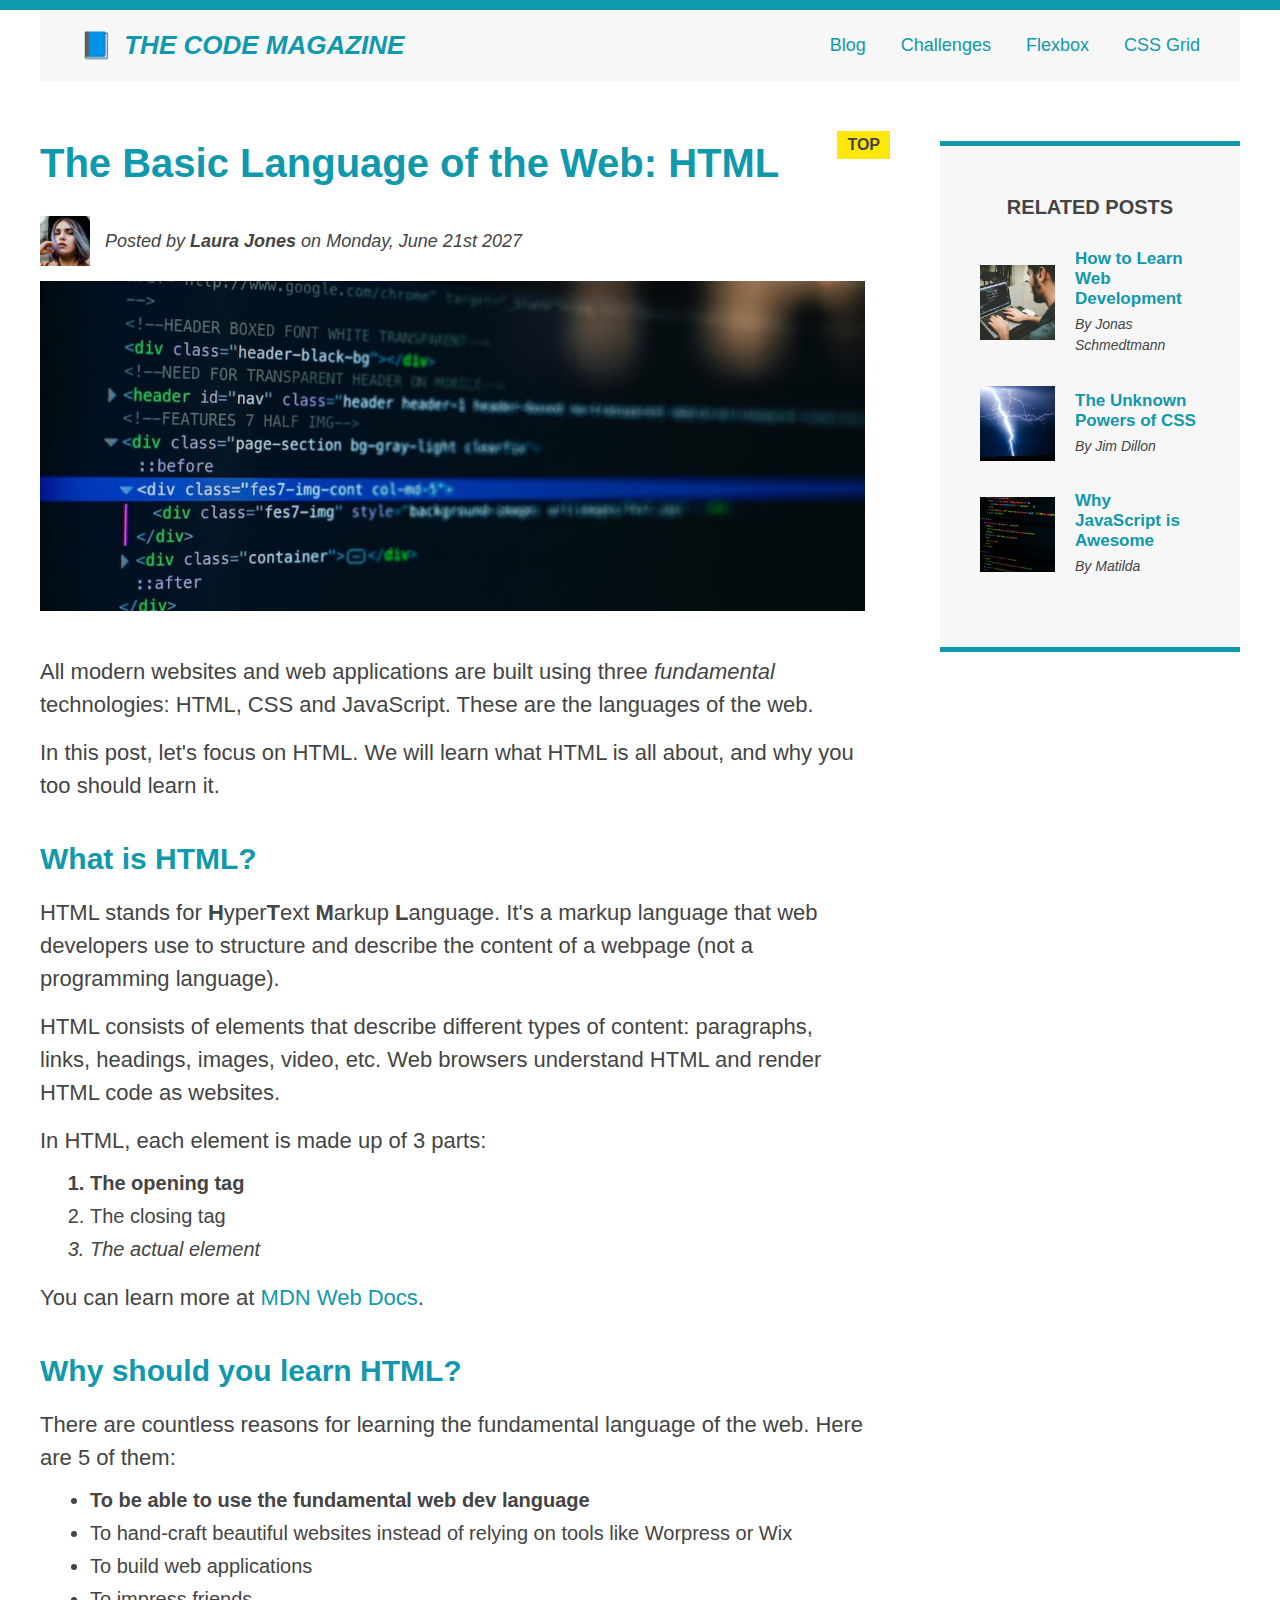
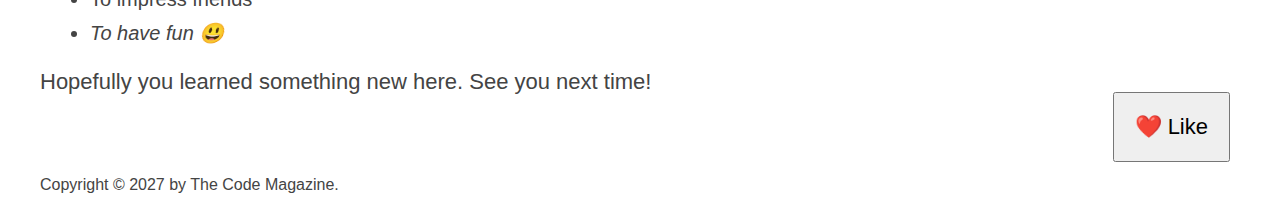
<file: index.html>
<!DOCTYPE html>
<html lang="en">
  <head>
    <meta charset="UTF-8" />
    <link href="style.css" rel="stylesheet" />

    <title>The Basic Language of the Web: HTML</title>
  </head>

  <body>
    <!--
    <h1>The Basic Language of the Web: HTML</h1>
    <h2>The Basic Language of the Web: HTML</h2>
    <h3>The Basic Language of the Web: HTML</h3>
    <h4>The Basic Language of the Web: HTML</h4>
    <h5>The Basic Language of the Web: HTML</h5>
    <h6>The Basic Language of the Web: HTML</h6>
    -->

    <div class="container">
      <header class="main-header clearfix">
        <h1>📘 The Code Magazine</h1>

        <nav>
          <!-- <strong>This is the navigation</strong> -->
          <a href="blog.html">Blog</a>
          <a href="#">Challenges</a>
          <a href="flexbox.html">Flexbox</a>
          <a href="css-grid.html">CSS Grid</a>
        </nav>

        <!-- <div class="clear"></div> -->
      </header>

      <!-- ONLY NECESSARY FOR FLEXBOX -->
      <!-- <div class="row"> -->
      <article>
        <header class="post-header">
          <h2>The Basic Language of the Web: HTML</h2>

          <div class="author-box">
            <img
              src="img/laura-jones.jpg"
              alt="Headshot of Laura Jones"
              height="50"
              width="50"
              class="author-img"
            />

            <p id="author" class="author">
              Posted by <strong>Laura Jones</strong> on Monday, June 21st 2027
            </p>
          </div>

          <img
            src="img/post-img.jpg"
            alt="HTML code on a screen"
            width="500"
            height="200"
            class="post-img"
          />
          <button>❤️ Like</button>
        </header>

        <p>
          All modern websites and web applications are built using three
          <em>fundamental</em>
          technologies: HTML, CSS and JavaScript. These are the languages of the
          web.
        </p>

        <p>
          In this post, let's focus on HTML. We will learn what HTML is all
          about, and why you too should learn it.
        </p>

        <h3>What is HTML?</h3>
        <p>
          HTML stands for <strong>H</strong>yper<strong>T</strong>ext
          <strong>M</strong>arkup <strong>L</strong>anguage. It's a markup
          language that web developers use to structure and describe the content
          of a webpage (not a programming language).
        </p>
        <p>
          HTML consists of elements that describe different types of content:
          paragraphs, links, headings, images, video, etc. Web browsers
          understand HTML and render HTML code as websites.
        </p>
        <p>In HTML, each element is made up of 3 parts:</p>

        <ol>
          <li class="first-li">The opening tag</li>
          <li>The closing tag</li>
          <li>The actual element</li>
        </ol>

        <p>
          You can learn more at
          <a
            href="https://developer.mozilla.org/en-US/docs/Web/HTML"
            target="_blank"
            >MDN Web Docs</a
          >.
        </p>

        <h3>Why should you learn HTML?</h3>

        <p>
          There are countless reasons for learning the fundamental language of
          the web. Here are 5 of them:
        </p>

        <ul>
          <li class="first-li">
            To be able to use the fundamental web dev language
          </li>
          <li>
            To hand-craft beautiful websites instead of relying on tools like
            Worpress or Wix
          </li>
          <li>To build web applications</li>
          <li>To impress friends</li>
          <li>To have fun 😃</li>
        </ul>

        <p>Hopefully you learned something new here. See you next time!</p>
      </article>

      <aside>
        <h4>Related posts</h4>

        <ul class="related">
          <li class="related-post">
            <img
              src="img/related-1.jpg"
              alt="Person programming"
              width="75"
              height="75"
            />
            <div>
              <a href="#" class="related-link">How to Learn Web Development</a>
              <p class="related-author">By Jonas Schmedtmann</p>
            </div>
          </li>
          <li class="related-post">
            <img
              src="img/related-2.jpg"
              alt="Lightning"
              width="75"
              height="75"
            />
            <div>
              <a href="#" class="related-link">The Unknown Powers of CSS</a>
              <p class="related-author">By Jim Dillon</p>
            </div>
          </li>
          <li class="related-post">
            <img
              src="img/related-3.jpg"
              alt="JavaScript code on a screen"
              width="75"
              height="75"
            />
            <div>
              <a href="#" class="related-link">Why JavaScript is Awesome</a>
              <p class="related-author">By Matilda</p>
            </div>
          </li>
        </ul>
      </aside>
      <!-- </div> -->

      <footer>
        <p id="copyright" class="copyright text">
          Copyright &copy; 2027 by The Code Magazine.
        </p>
      </footer>
    </div>
  </body>
</html>
</file>
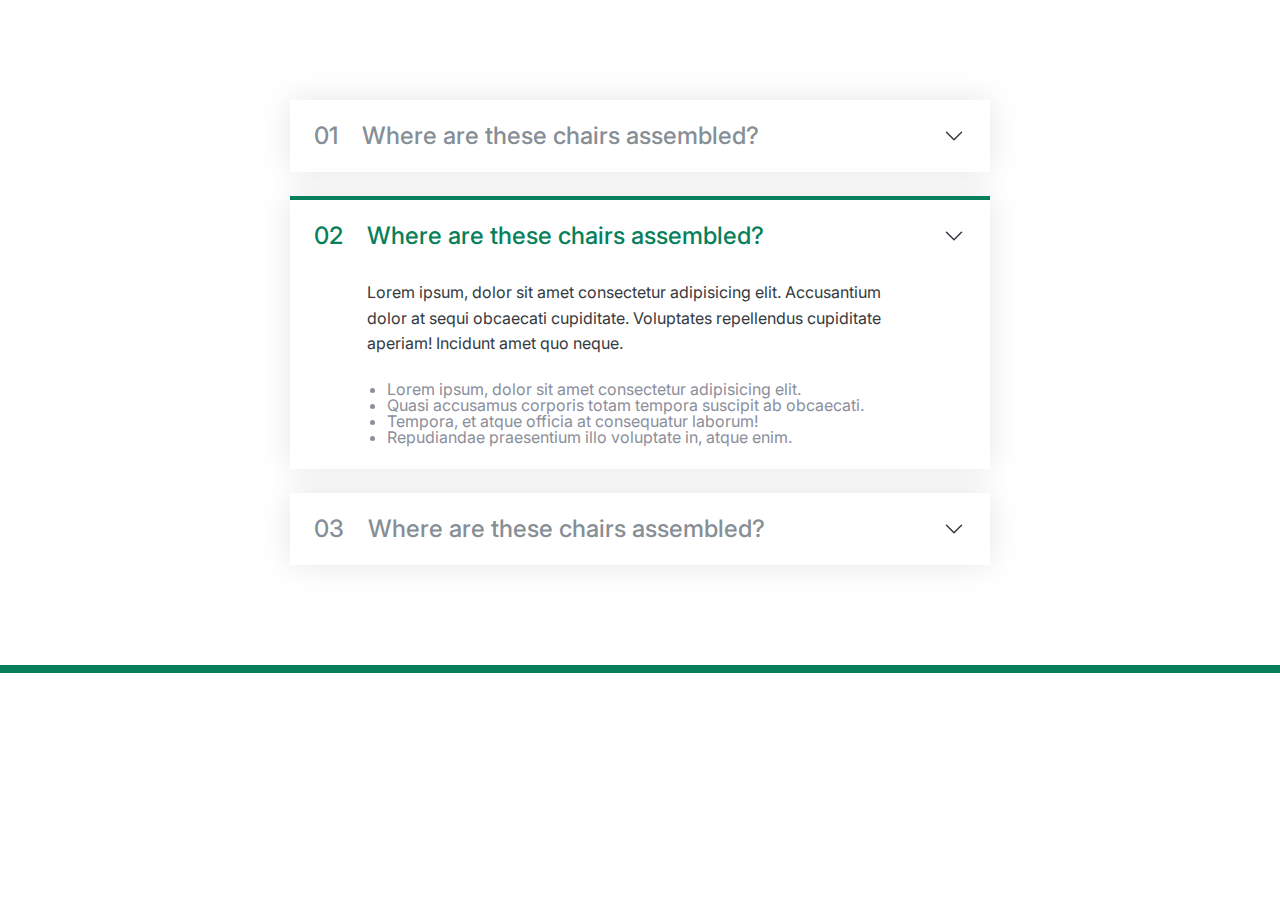
<file: 01-accordion.html>
<!DOCTYPE html>
<html lang="en">
  <head>
    <meta charset="UTF-8" />
    <meta http-equiv="X-UA-Compatible" content="IE=edge" />
    <meta name="viewport" content="width=device-width, initial-scale=1.0" />
    <link rel="preconnect" href="https://fonts.gstatic.com" />
    <link
      href="https://fonts.googleapis.com/css2?family=Inter:wght@400;500;700&display=swap"
      rel="stylesheet"
    />
    <link rel="stylesheet" href="style1.css" />
    <title>Accordion</title>
  </head>
  <body>
    <div class="container">
      <div class="items">
        <p class="number">01</p>
        <p class="title">
          Where are these chairs assembled?
        </p>
        <svg
          xmlns="http://www.w3.org/2000/svg"
          fill="none"
          class="icon"
          viewBox="0 0 24 24"
          stroke-width="1.5"
          stroke="currentColor"
          class="w-6 h-6"
        >
          <path
            stroke-linecap="round"
            stroke-linejoin="round"
            d="M19.5 8.25l-7.5 7.5-7.5-7.5"
          />
        </svg>
        <div class="hidden-box">
          <p>
            Lorem ipsum, dolor sit amet consectetur adipisicing elit.
            Accusantium dolor at sequi obcaecati cupiditate. Voluptates
            repellendus cupiditate aperiam! Incidunt amet quo neque.
          </p>
          <ul>
            <li>Lorem ipsum, dolor sit amet consectetur adipisicing elit.</li>
            <li>
              Quasi accusamus corporis totam tempora suscipit ab obcaecati.
            </li>
            <li>Tempora, et atque officia at consequatur laborum!</li>
            <li>Repudiandae praesentium illo voluptate in, atque enim.</li>
          </ul>
        </div>
      </div>
      <div class="items open">
        <p class="number">02</p>
        <p class="title">
          Where are these chairs assembled?
        </p>
        <svg
          xmlns="http://www.w3.org/2000/svg"
          fill="none"
          class="icon"
          viewBox="0 0 24 24"
          stroke-width="1.5"
          stroke="currentColor"
          class="w-6 h-6"
        >
          <path
            stroke-linecap="round"
            stroke-linejoin="round"
            d="M19.5 8.25l-7.5 7.5-7.5-7.5"
          />
        </svg>
        <div class="hidden-box ">
          <p>
            Lorem ipsum, dolor sit amet consectetur adipisicing elit.
            Accusantium dolor at sequi obcaecati cupiditate. Voluptates
            repellendus cupiditate aperiam! Incidunt amet quo neque.
          </p>
          <ul>
            <li>Lorem ipsum, dolor sit amet consectetur adipisicing elit.</li>
            <li>
              Quasi accusamus corporis totam tempora suscipit ab obcaecati.
            </li>
            <li>Tempora, et atque officia at consequatur laborum!</li>
            <li>Repudiandae praesentium illo voluptate in, atque enim.</li>
          </ul>
        </div>
      </div>
      <div class="items">
        <p class="number">03</p>
        <p class="title">
          Where are these chairs assembled?
        </p>
        <svg
          xmlns="http://www.w3.org/2000/svg"
          fill="none"
          class="icon"
          viewBox="0 0 24 24"
          stroke-width="1.5"
          stroke="currentColor"
          class="w-6 h-6"
        >
          <path
            stroke-linecap="round"
            stroke-linejoin="round"
            d="M19.5 8.25l-7.5 7.5-7.5-7.5"
          />
        </svg>
        <div class="hidden-box">
          <p>
            Lorem ipsum, dolor sit amet consectetur adipisicing elit.
            Accusantium dolor at sequi obcaecati cupiditate. Voluptates
            repellendus cupiditate aperiam! Incidunt amet quo neque.
          </p>
          <ul>
            <li>Lorem ipsum, dolor sit amet consectetur adipisicing elit.</li>
            <li>
              Quasi accusamus corporis totam tempora suscipit ab obcaecati.
            </li>
            <li>Tempora, et atque officia at consequatur laborum!</li>
            <li>Repudiandae praesentium illo voluptate in, atque enim.</li>
          </ul>
        </div>
      </div>
    </div>
  </body>
</html>
</file>
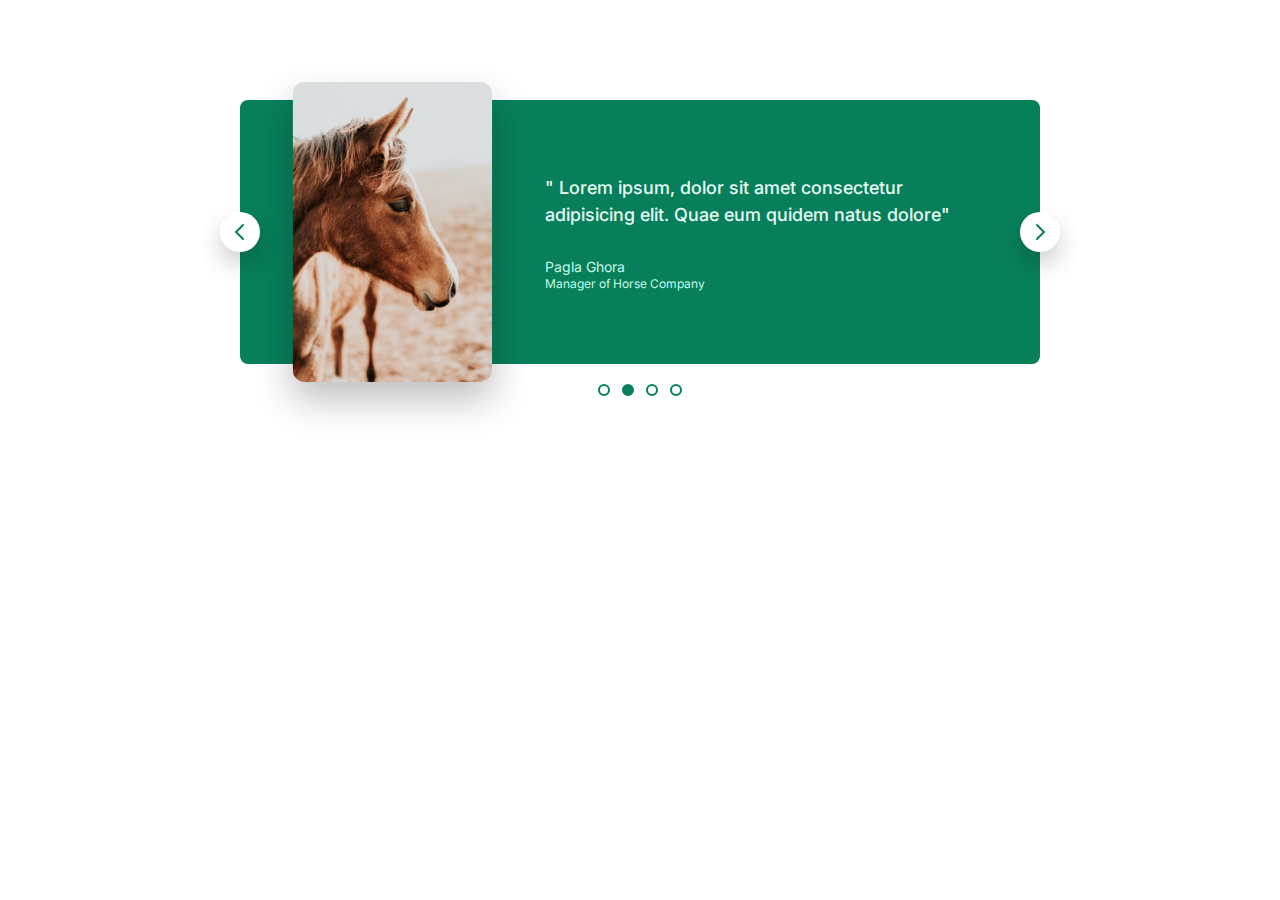
<file: 02-carousel.html>
<!DOCTYPE html>
<html lang="en">
  <head>
    <meta charset="UTF-8" />
    <meta http-equiv="X-UA-Compatible" content="IE=edge" />
    <meta name="viewport" content="width=device-width, initial-scale=1.0" />
    <link rel="preconnect" href="https://fonts.gstatic.com" />
    <link
      href="https://fonts.googleapis.com/css2?family=Inter:wght@400;500;700&display=swap"
      rel="stylesheet"
    />
    <link rel="stylesheet" href="style2.css" />
    <title>Document</title>
  </head>
  <body>
    <div class="container">
      <img src="./horse.jpg" alt="" />
      <blockquote>
        <p class="text">
        "  Lorem ipsum, dolor sit amet consectetur adipisicing elit. Quae eum
          quidem natus dolore"
        </p>
        <p class="author">Pagla Ghora</p>
        <p class="job">Manager of Horse Company</p>
      </blockquote>
      <button class="btn right">
        <svg
          xmlns="http://www.w3.org/2000/svg"
          class="icon"
          fill="none"
          viewBox="0 0 24 24"
          stroke="currentColor"
        >
          <path
            stroke-linecap="round"
            stroke-linejoin="round"
            stroke-width="2"
            d="M9 5l7 7-7 7"
          />
        </svg>
      </button>
      <button class="btn left">
        <svg
          xmlns="http://www.w3.org/2000/svg"
          class="icon"
          fill="none"
          viewBox="0 0 24 24"
          stroke="currentColor"
        >
          <path
            stroke-linecap="round"
            stroke-linejoin="round"
            stroke-width="2"
            d="M15 19l-7-7 7-7"
          />
        </svg>
      </button>
      <div class="dots">
        <button class="dot ">&nbsp;</button>
        <button class="dot dot--fill">&nbsp;</button>
        <button class="dot">&nbsp;</button>
        <button class="dot">&nbsp;</button>
      </div>
    </div>
  </body>
</html>
</file>
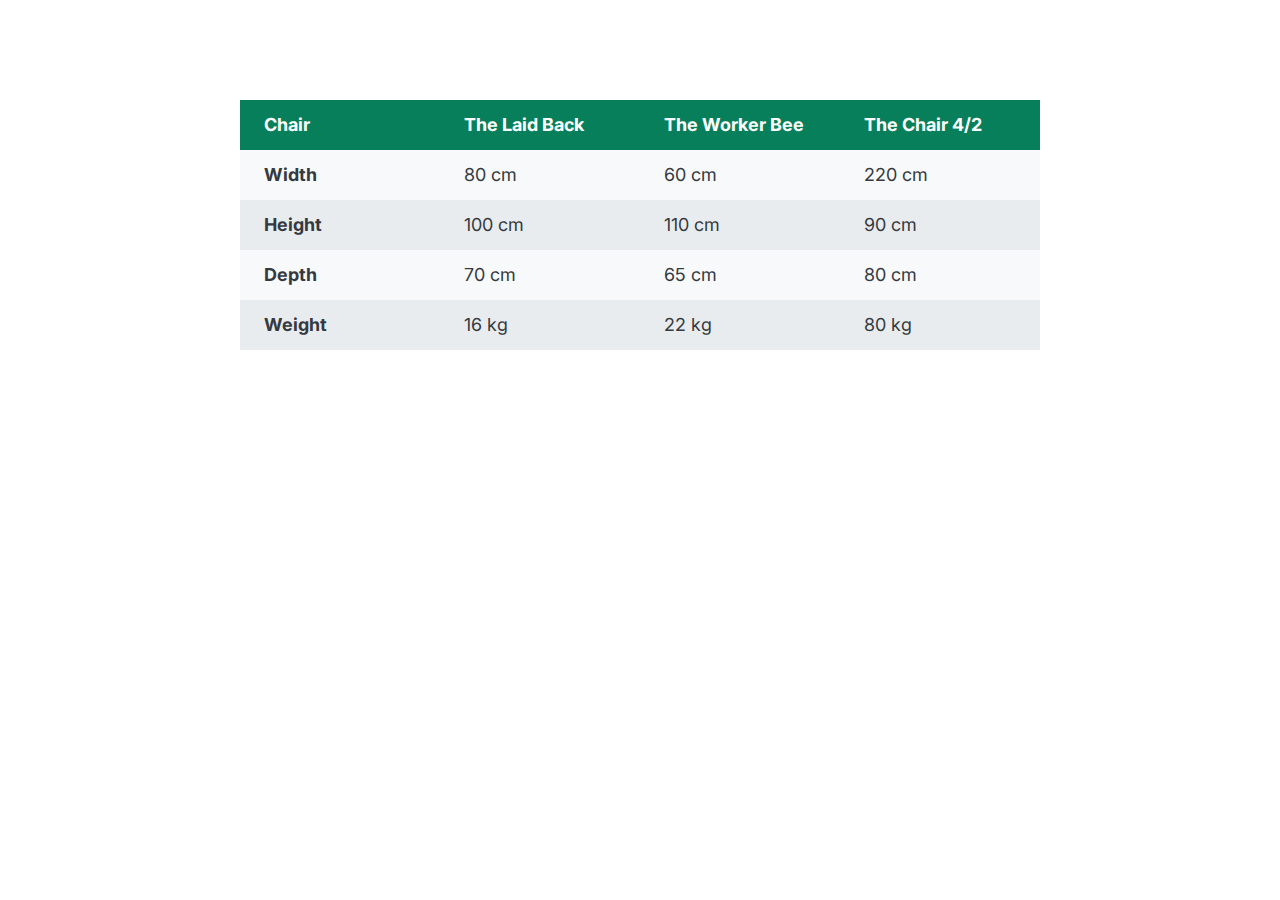
<file: 03-table.html>
<!DOCTYPE html>
<html lang="en">
<head>
    <meta charset="UTF-8">
    <meta http-equiv="X-UA-Compatible" content="IE=edge">
    <meta name="viewport" content="width=device-width, initial-scale=1.0">
    <link rel="preconnect" href="https://fonts.gstatic.com" />
    <link
      href="https://fonts.googleapis.com/css2?family=Inter:wght@400;500;700&display=swap"
      rel="stylesheet"
    />
    <link rel="stylesheet" href="style3.css" />
    <title>Document</title>
</head>
<body>
    <table>
        <thead>
          <tr>
            <th>Chair</th>
            <th>The Laid Back</th>
            <th>The Worker Bee</th>
            <th>The Chair 4/2</th>
          </tr>
        </thead>
  
        <tbody>
          <tr>
            <th>Width</th>
            <td>80 cm</td>
            <td>60 cm</td>
            <td>220 cm</td>
          </tr>
          <tr>
            <th>Height</th>
            <td>100 cm</td>
            <td>110 cm</td>
            <td>90 cm</td>
          </tr>
          <tr>
            <th>Depth</th>
            <td>70 cm</td>
            <td>65 cm</td>
            <td>80 cm</td>
          </tr>
          <tr>
            <th>Weight</th>
            <td>16 kg</td>
            <td>22 kg</td>
            <td>80 kg</td>
          </tr>
        </tbody>
      </table>
</body>
</html>
</file>
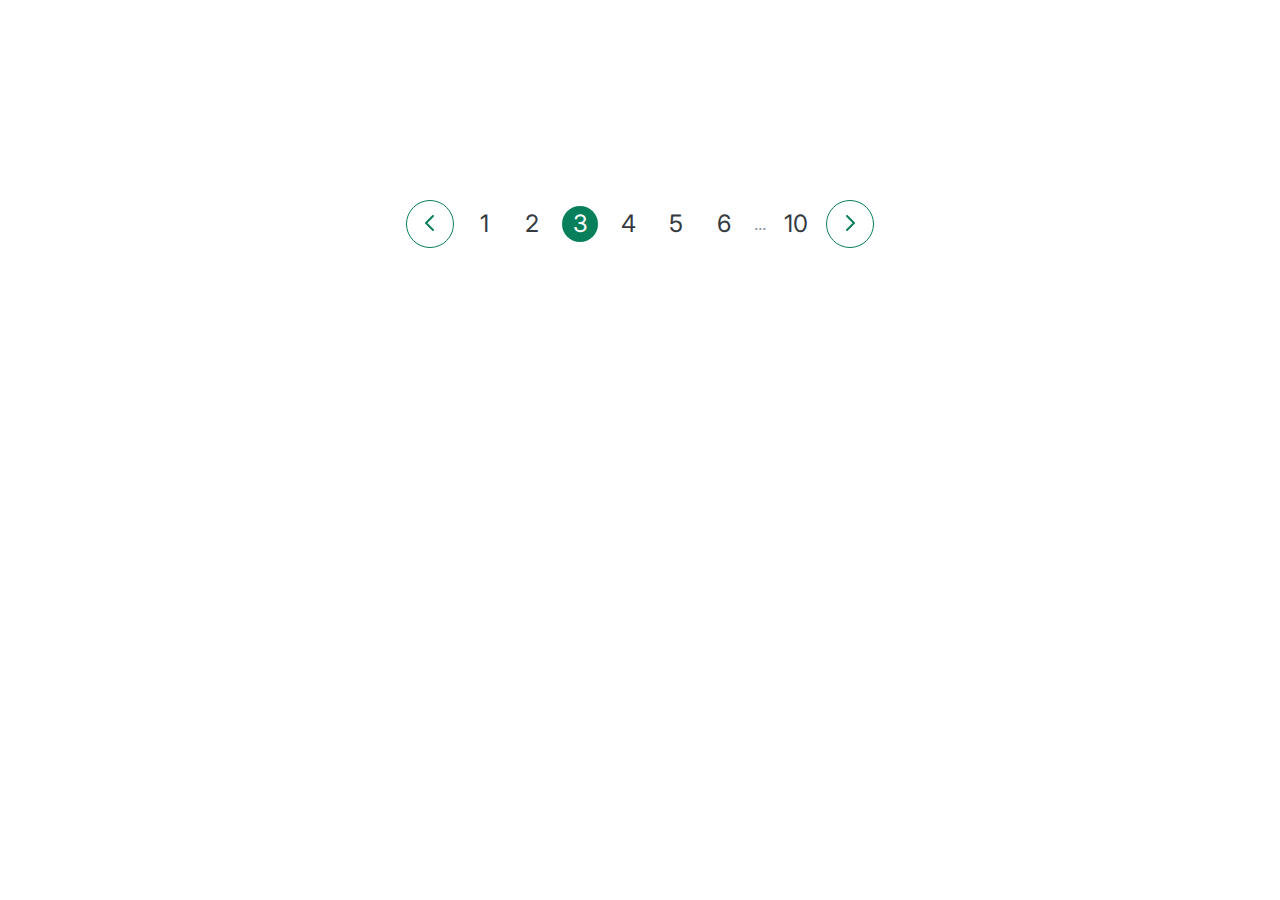
<file: 04-pagination.html>
<!DOCTYPE html>
<html lang="en">
  <head>
    <meta charset="UTF-8" />
    <meta http-equiv="X-UA-Compatible" content="IE=edge" />
    <meta name="viewport" content="width=device-width, initial-scale=1.0" />
    <title>Document</title>
    <link rel="preconnect" href="https://fonts.gstatic.com" />
    <link
      href="https://fonts.googleapis.com/css2?family=Inter:wght@400;500;700&display=swap"
      rel="stylesheet"
    />
    <link rel="stylesheet" href="style4.css" />
  </head>
  <body>
    <div class="pagi">
      <button class="btn">
        <svg
          xmlns="http://www.w3.org/2000/svg"
          class="btn-icon"
          fill="none"
          viewBox="0 0 24 24"
          stroke="currentColor"
        >
          <path
            stroke-linecap="round"
            stroke-linejoin="round"
            stroke-width="2"
            d="M15 19l-7-7 7-7"
          />
        </svg>
      </button>
      <a href="#" class="page-link">1</a>
      <a href="#" class="page-link">2</a>
      <a href="#" class="page-link page-link--current">3</a>
      <a href="#" class="page-link">4</a>
      <a href="#" class="page-link">5</a>
      <a href="#" class="page-link">6</a>
      <span class="dots">...</span>
      <a href="#" class="page-link">10</a>
      <button class="btn">
        <svg
          xmlns="http://www.w3.org/2000/svg"
          class="btn-icon"
          fill="none"
          viewBox="0 0 24 24"
          stroke="currentColor"
        >
          <path
            stroke-linecap="round"
            stroke-linejoin="round"
            stroke-width="2"
            d="M9 5l7 7-7 7"
          />
        </svg>
      </button>
    </div>
  </body>
</html>
</file>
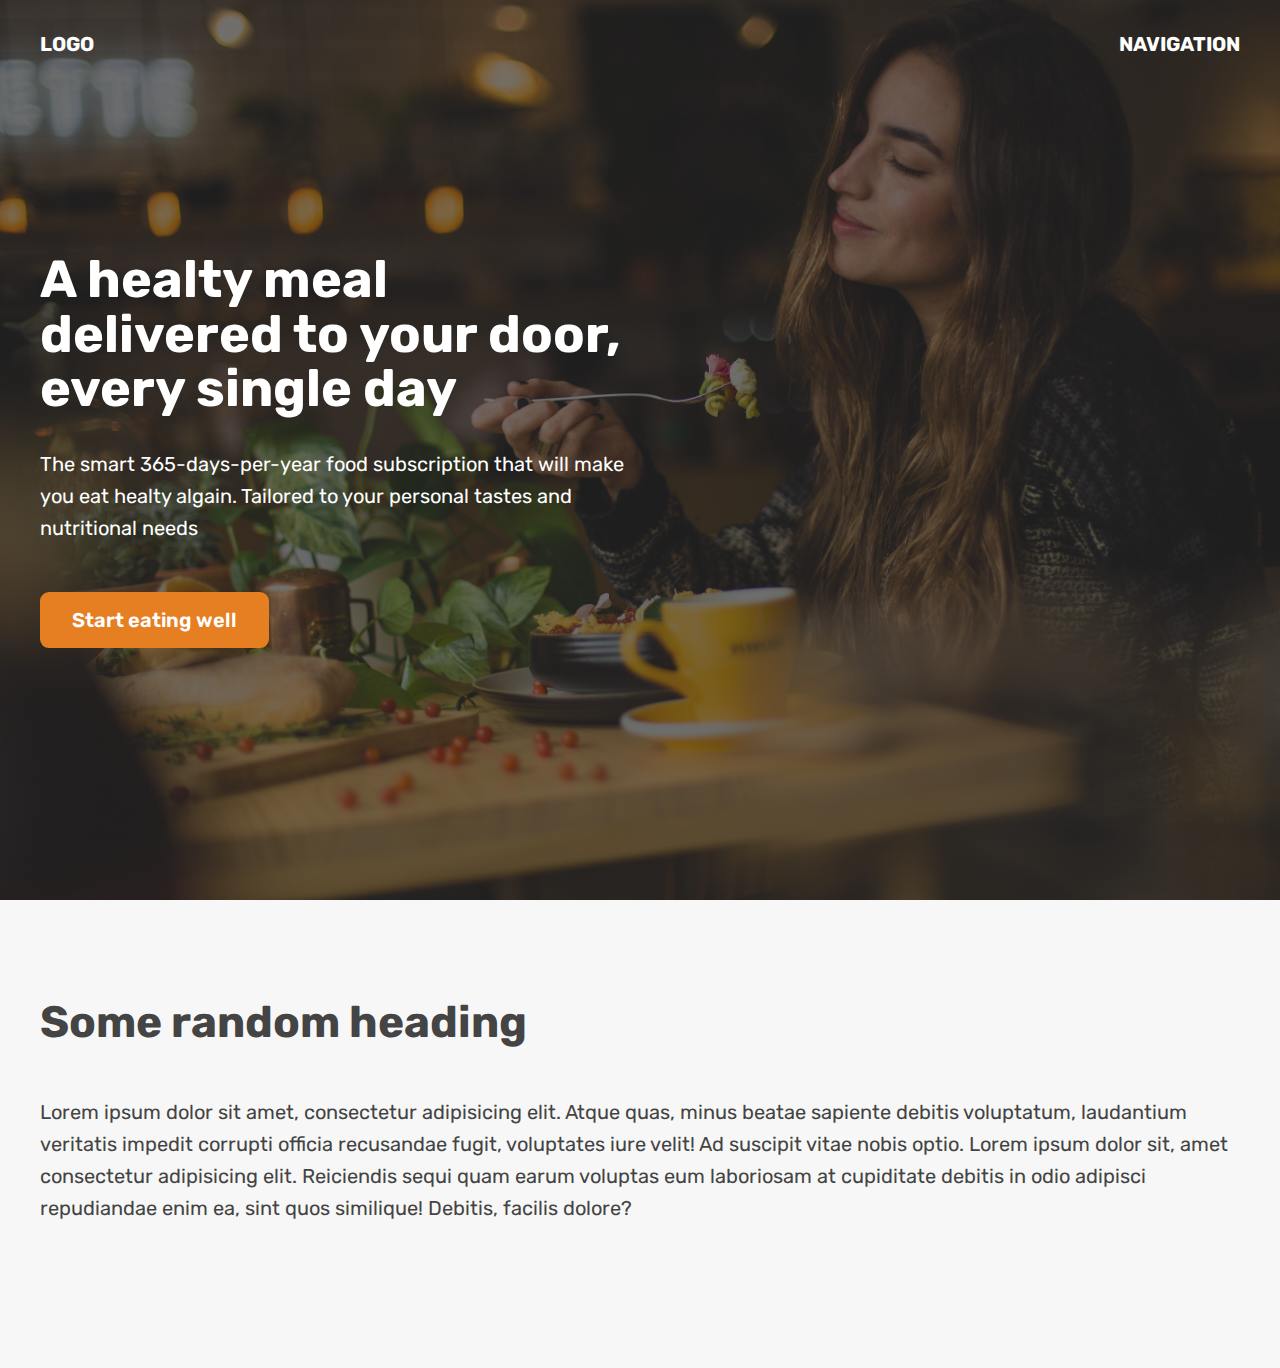
<file: 05-hero.html>
<!DOCTYPE html>
<html lang="en">
  <head>
    <meta charset="UTF-8" />
    <meta http-equiv="X-UA-Compatible" content="IE=edge" />
    <meta name="viewport" content="width=device-width, initial-scale=1.0" />
    <title>Omifood Hero Section</title>

    <link rel="preconnect" href="https://fonts.gstatic.com" />
    <link
      href="https://fonts.googleapis.com/css2?family=Rubik:wght@400;600;700&display=swap"
      rel="stylesheet"
    />
    <style>
      * {
        margin: 0;
        padding: 0;
        box-sizing: border-box;
      }

      html {
        font-family: "Rubik", sans-serif;
        color: #444;
      }

      .container {
        margin: 0 auto;
        width: 1200px;
      }

      header {
        /* background-color: orangered; */
        height: 100vh;
        position: relative;

        background-image: linear-gradient(
            rgba(34, 34, 34, 0.6),
            rgba(34, 34, 34, 0.6)
          ),
          url(hero.jpg);
        background-size: cover;
        color: #fff;
      }

      nav {
        font-size: 20px;
        font-weight: 700;
        display: flex;
        justify-content: space-between;
        padding-top: 32px;
        /* background-image: linear-gradient(to right, red, blue); */

        /* background-color: green; */
      }

      .header-container {
        width: 1200px;
        position: absolute;

        /* In relation to PARENT size */
        left: 50%;
        top: 50%;

        /* In relation to ELEMENT size */
        transform: translate(-50%, -50%);

        /* background-color: violet; */

        /* text-align: center; */
      }

      .header-container-inner {
        width: 50%;
        /* background-color: blue; */
      }

      h1 {
        font-size: 52px;
        margin-bottom: 32px;
        line-height: 1.05;
      }

      p {
        font-size: 20px;
        line-height: 1.6;
        margin-bottom: 48px;
      }

      .btn:link,
      .btn:visited {
        font-size: 20px;
        font-weight: 600;
        background-color: #e67e22;
        color: #fff;
        text-decoration: none;
        display: inline-block;
        padding: 16px 32px;
        border-radius: 9px;
      }

      h2 {
        font-size: 44px;
        margin-bottom: 48px;
      }

      section {
        padding: 96px 0;
        background-color: #f7f7f7;
      }
    </style>
  </head>
  <body>
    <header>
      <nav class="container">
        <div>LOGO</div>
        <div>NAVIGATION</div>
      </nav>

      <div class="header-container">
        <div class="header-container-inner">
          <h1>A healty meal delivered to your door, every single day</h1>
          <p>
            The smart 365-days-per-year food subscription that will make you eat
            healty algain. Tailored to your personal tastes and nutritional
            needs
          </p>
          <a href="#" class="btn">Start eating well</a>
        </div>
      </div>
    </header>

    <section>
      <div class="container">
        <h2>Some random heading</h2>
        <p>
          Lorem ipsum dolor sit amet, consectetur adipisicing elit. Atque quas,
          minus beatae sapiente debitis voluptatum, laudantium veritatis impedit
          corrupti officia recusandae fugit, voluptates iure velit! Ad suscipit
          vitae nobis optio. Lorem ipsum dolor sit, amet consectetur adipisicing
          elit. Reiciendis sequi quam earum voluptas eum laboriosam at
          cupiditate debitis in odio adipisci repudiandae enim ea, sint quos
          similique! Debitis, facilis dolore?
        </p>
      </div>
    </section>
  </body>
</html>
</file>
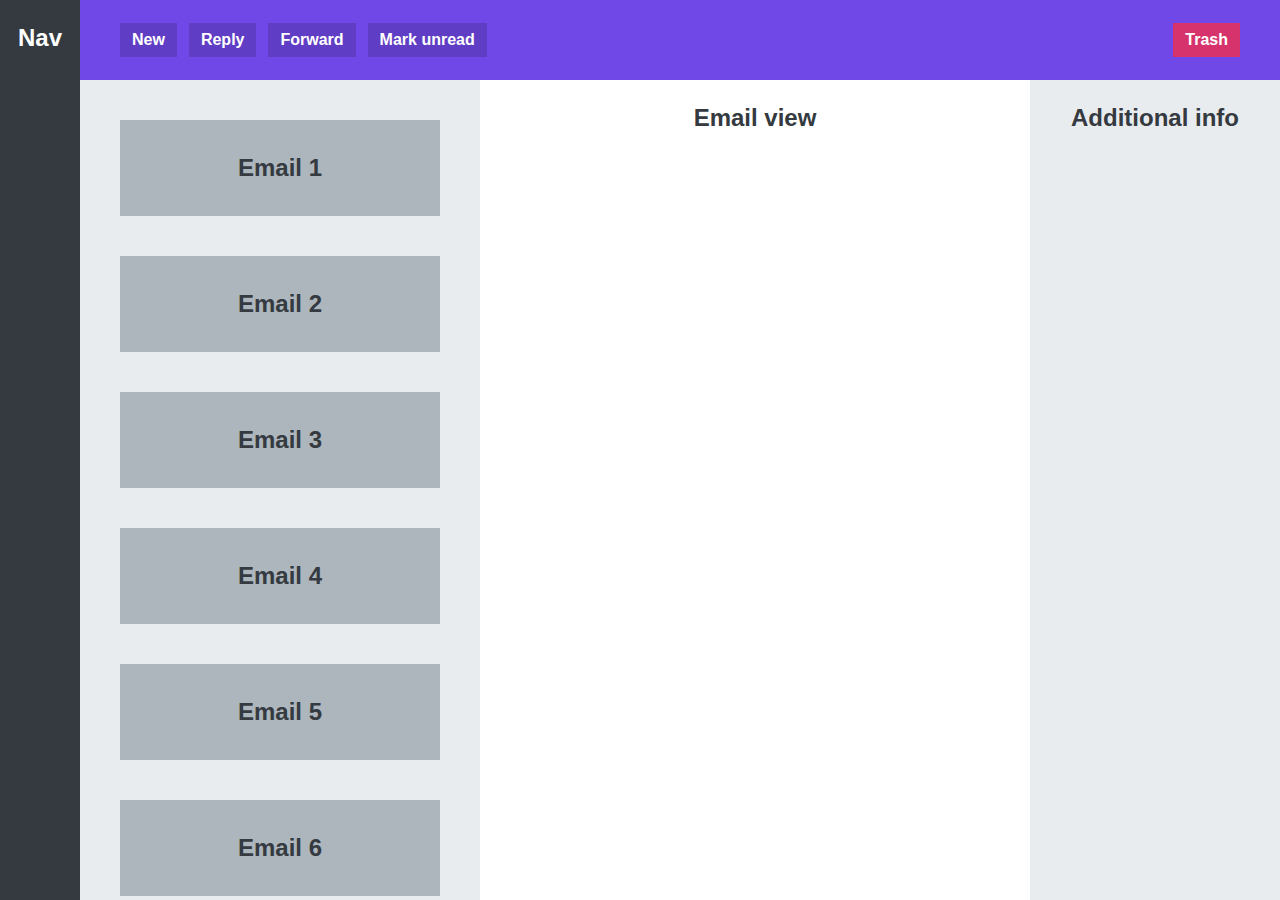
<file: 06-app-layout.html>
<!DOCTYPE html>
<html lang="en">
  <head>
    <meta charset="UTF-8" />
    <meta http-equiv="X-UA-Compatible" content="IE=edge" />
    <meta name="viewport" content="width=device-width, initial-scale=1.0" />
    <title>App Layout</title>
    <style>
      * {
        margin: 0;
        padding: 0;
        box-sizing: border-box;
      }

      body {
        font-family: sans-serif;
        color: #343a40;
        font-size: 24px;
        height: 100vh;
        text-align: center;
        font-weight: bold;

        display: grid;
        grid-template-columns: 80px 400px 1fr 250px;
        grid-template-rows: 80px 1fr;
      }

      nav,
      section,
      main,
      aside {
        padding-top: 24px;
      }

      nav {
        background-color: #343a40;
        color: white;
        grid-row: 1 / -1;
      }

      menu {
        background-color: #7048e8;
        grid-column: 2 / -1;
        display: flex;
        align-items: center;
        gap: 12px;
        padding: 0 40px;
      }

      button {
        display: inline-block;
        font-size: 16px;
        font-weight: bold;
        background-color: #5f3dc4;
        border: none;
        cursor: pointer;
        color: #fff;
        padding: 8px 12px;
      }

      button:last-child {
        background-color: #d6336c;
        margin-left: auto;
      }

      section {
        background-color: #e9ecef;
        padding: 40px;

        /* How elements that don't fit into container appear */
        overflow: scroll;

        display: flex;
        flex-direction: column;
        gap: 40px;
      }

      .email {
        background-color: #adb5bd;
        height: 96px;
        flex-shrink: 0;

        display: flex;
        align-items: center;
        justify-content: center;
      }

      aside {
        background-color: #e9ecef;
      }
    </style>
  </head>
  <body>
    <nav>Nav</nav>
    <menu>
      <button>New</button>
      <button>Reply</button>
      <button>Forward</button>
      <button>Mark unread</button>
      <button>Trash</button>
    </menu>
    <section>
      <div class="email">Email 1</div>
      <div class="email">Email 2</div>
      <div class="email">Email 3</div>
      <div class="email">Email 4</div>
      <div class="email">Email 5</div>
      <div class="email">Email 6</div>
      <div class="email">Email 7</div>
      <div class="email">Email 8</div>
      <div class="email">Email 9</div>
      <div class="email">Email 10</div>
    </section>
    <main>Email view</main>
    <aside>Additional info</aside>
  </body>
</html>
</file>
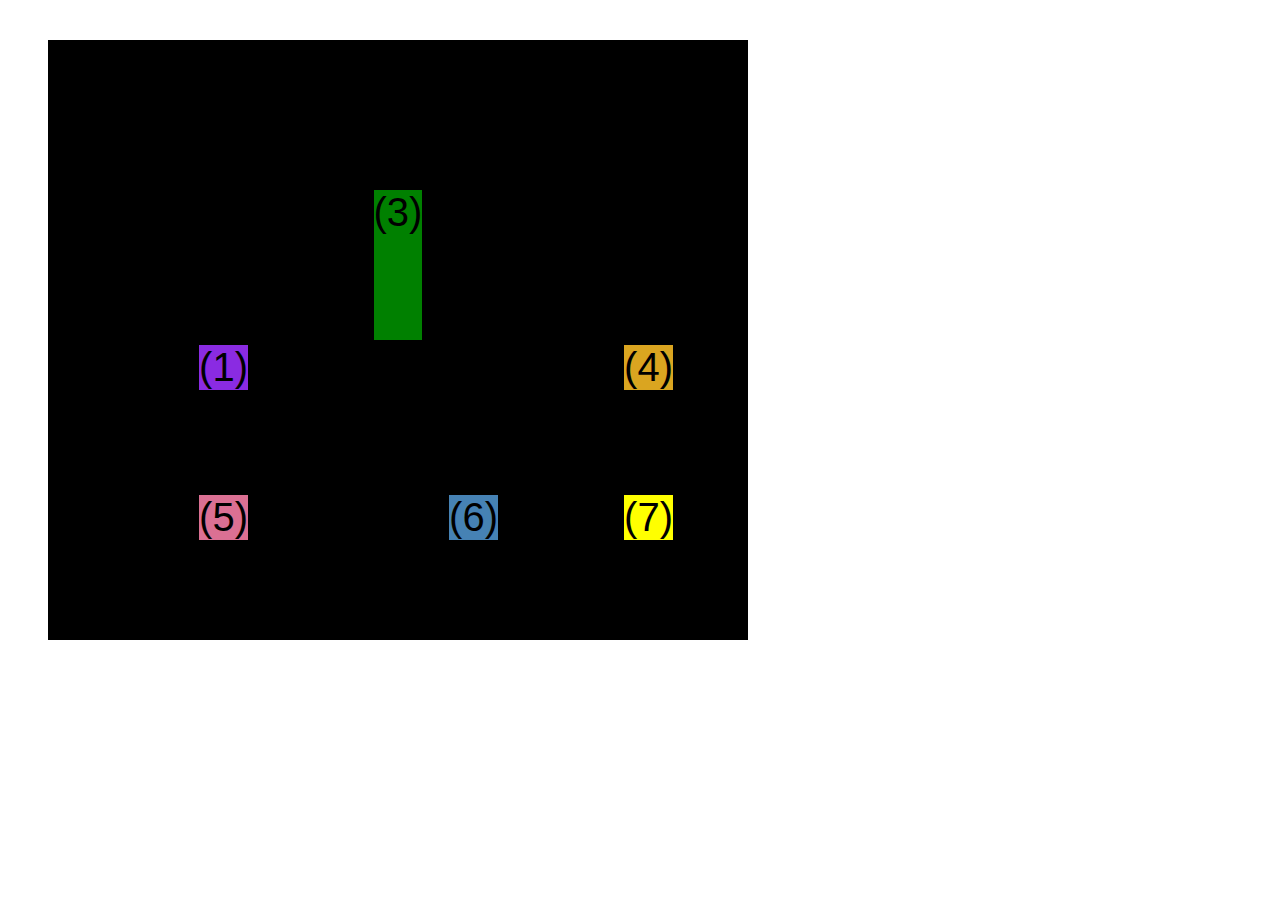
<file: css-grid.html>
<!DOCTYPE html>
<html lang="en">
  <head>
    <meta charset="UTF-8" />
    <meta http-equiv="X-UA-Compatible" content="IE=edge" />
    <meta name="viewport" content="width=device-width, initial-scale=1.0" />
    <title>CSS Grid</title>
    <style>
      .el--1 {
        background-color: blueviolet;
      }
      .el--2 {
        background-color: orangered;
      }
      .el--3 {
        background-color: green;
        height: 150px;
      }
      .el--4 {
        background-color: goldenrod;
      }
      .el--5 {
        background-color: palevioletred;
      }
      .el--6 {
        background-color: steelblue;
      }
      .el--7 {
        background-color: yellow;
      }
      .el--8 {
        background-color: crimson;
      }

      .container--1 {
        /* STARTER */
        font-family: sans-serif;
        background-color: #ddd;
        font-size: 30px;
        margin: 40px;

        /* CSS GRID */
        display: grid;
        /* grid-template-columns: 200px 200px 1fr 1fr; */
        /* grid-template-rows: 300px 200px; */
        /* grid-template-columns: 1fr 1fr 1fr auto; */

        grid-template-columns: repeat(4, 1fr);
        grid-template-rows: 1fr 1fr;
        /* height: 500px; */

        /* gap: 30px; */
        column-gap: 20px;
        row-gap: 40px;

        /* TEMP */
        display: none;
      }

      .el--8 {
        grid-column: 2 / 3;
        /* grid-row: 1 / span 2; */
        grid-row: 1 / 2;
      }

      .el--2 {
        /* grid-column: 1 / 4; */
        /* grid-column: 1 / span 4; */
        grid-column: 1 / -1;
        grid-row: 2;
      }

      .el--6 {
        /* grid-row: 3 / 5; */
      }

      .container--2 {
        /* STARTER */
        font-family: sans-serif;
        background-color: black;
        font-size: 40px;
        margin: 40px;

        width: 700px;
        height: 600px;

        /* CSS GRID */
        display: grid;
        grid-template-columns: 125px 200px 125px;
        grid-template-rows: 250px 100px;
        gap: 50px;

        /* Aligning tracks inside container: distribute empty space */
        justify-content: center;
        /* justify-content: space-between; */
        align-content: center;

        /* Aligning items INSIDE cells: moving items around inside cells */
        align-items: end;
        justify-items: end;
      }

      .el--3 {
        align-self: center;
        justify-self: center;
      }
    </style>
  </head>
  <body>
    <div class="container--1">
      <div class="el el--1">(1) HTML</div>
      <div class="el el--2">(2) and</div>
      <div class="el el--3">(3) CSS</div>
      <div class="el el--4">(4) are</div>
      <div class="el el--5">(5) amazing</div>
      <div class="el el--6">(6) languages</div>
      <!-- <div class="el el--7">(7) to</div> -->
      <div class="el el--8">(8) learn</div>
    </div>

    <div class="container--2">
      <div class="el el--1">(1)</div>
      <div class="el el--3">(3)</div>
      <div class="el el--4">(4)</div>
      <div class="el el--5">(5)</div>
      <div class="el el--6">(6)</div>
      <div class="el el--7">(7)</div>
    </div>
  </body>
</html>
</file>
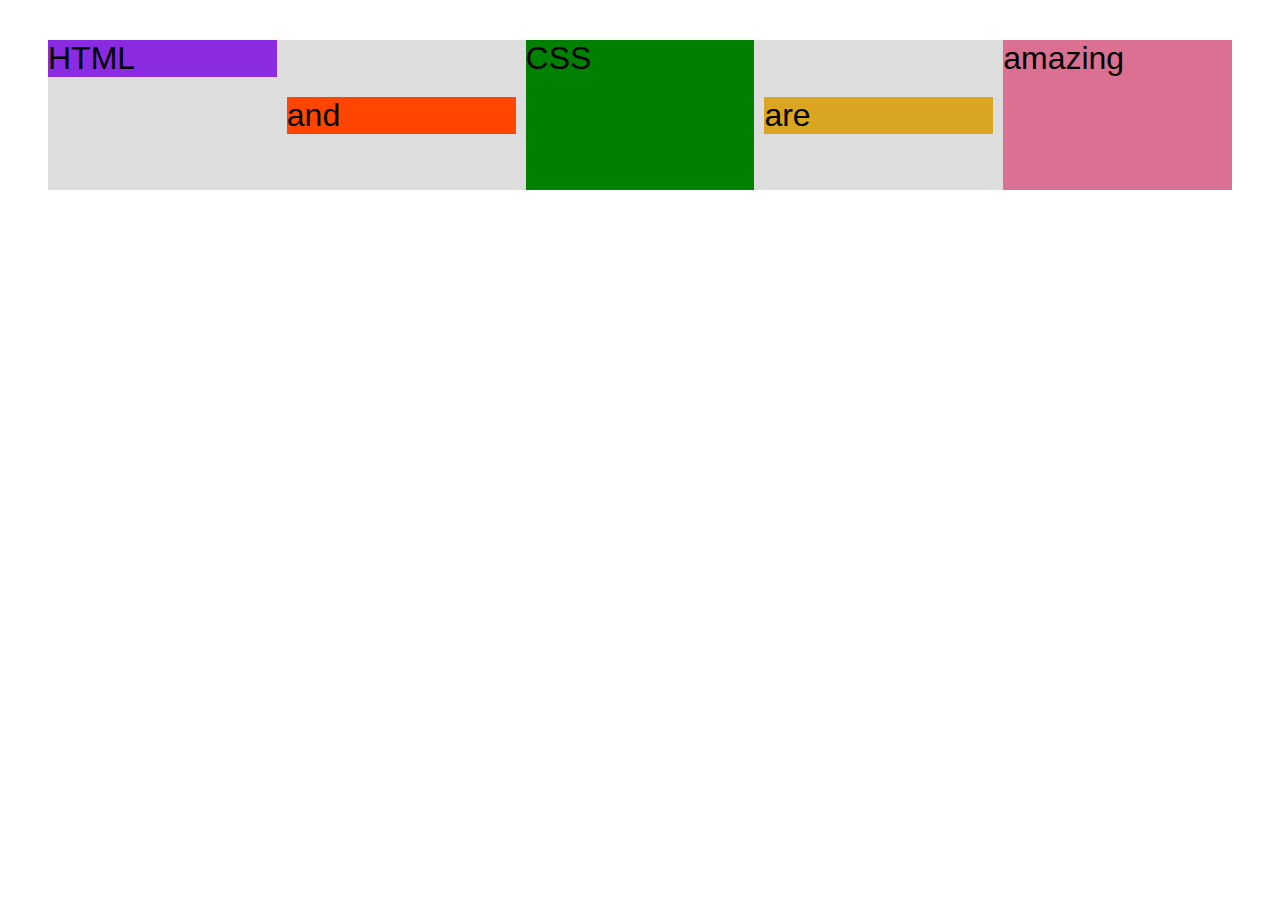
<file: flexbox.html>
<!DOCTYPE html>
<html lang="en">
  <head>
    <meta charset="UTF-8" />
    <meta http-equiv="X-UA-Compatible" content="IE=edge" />
    <meta name="viewport" content="width=device-width, initial-scale=1.0" />
    <title>Flexbox</title>
    <style>
      .el--1 {
        background-color: blueviolet;
      }
      .el--2 {
        background-color: orangered;
      }
      .el--3 {
        background-color: green;
        height: 150px;
      }
      .el--4 {
        background-color: goldenrod;
      }
      .el--5 {
        background-color: palevioletred;
      }
      .el--6 {
        background-color: steelblue;
      }
      .el--7 {
        background-color: yellow;
      }
      .el--8 {
        background-color: crimson;
      }

      .container {
        /* STARTER */
        font-family: sans-serif;
        background-color: #ddd;
        font-size: 32px;
        margin: 40px;

        /* FLEXBOX */
        display: flex;
        align-items: center;
        justify-content: flex-start;
        gap: 10px;
      }

      .el {
        /*
        DEFAULTS:
        flex-grow: 0;
        flex-shrink: 1;
        flex-basis: auto;
        */

        /* flex-basis: 200px; */
        /* flex-shrink: 0; */
        /* flex: 0 0 200px; */

        /* flex-grow: 1; */
        flex: 1;
      }

      .el--1 {
        align-self: flex-start;
        /* order: 2; */
        /* flex-grow: 3; */
      }

      .el--5 {
        align-self: stretch;
        order: 1;
      }

      .el--6 {
        order: -1;
      }
    </style>
  </head>
  <body>
    <div class="container">
      <div class="el el--1">HTML</div>
      <div class="el el--2">and</div>
      <div class="el el--3">CSS</div>
      <div class="el el--4">are</div>
      <div class="el el--5">amazing</div>
      <!-- <div class="el el--6">languages</div> -->
      <!-- <div class="el el--7">to</div>
      <div class="el el--8">learn</div> -->
    </div>
  </body>
</html>
</file>
<file: style.css>
* {
  /* border-top: 10px solid #1098ad; */
  margin: 0;
  padding: 0;
  box-sizing: border-box;
}

/* PAGE SECTIONS */
body {
  color: #444;
  font-family: sans-serif;

  border-top: 10px solid #1098ad;
  position: relative;
}

.container {
  width: 1200px;
  /* margin-left: auto;
  margin-right: auto; */
  margin: 0 auto;
}

.main-header {
  background-color: #f7f7f7;
  /* padding: 20px;
  padding-left: 40px;
  padding-right: 40px; */
  padding: 20px 40px;
  /* margin-bottom: 60px; */
  /* height: 80px; */
}

nav {
  font-size: 18px;
  /* text-align: center; */
}

article {
  /* margin-bottom: 60px; */
}

.post-header {
  margin-bottom: 40px;
  /* position: relative; */
}

aside {
  background-color: #f7f7f7;
  border-top: 5px solid #1098ad;
  border-bottom: 5px solid #1098ad;
  padding: 50px 40px;
}

/* SMALLER ELEMENTS */
h1,
h2,
h3 {
  color: #1098ad;
}

h1 {
  font-size: 26px;
  text-transform: uppercase;
  font-style: italic;
}

h2 {
  font-size: 40px;
  margin-bottom: 30px;
}

h3 {
  font-size: 30px;
  margin-bottom: 20px;
  margin-top: 40px;
}

h4 {
  font-size: 20px;
  text-transform: uppercase;
  text-align: center;
  margin-bottom: 30px;
}

p {
  font-size: 22px;
  line-height: 1.5;
  margin-bottom: 15px;
}

ul,
ol {
  margin-left: 50px;
  margin-bottom: 20px;
}

li {
  font-size: 20px;
  margin-bottom: 10px;
  /* display: inline; */
}

li:last-child {
  margin-bottom: 0;
}

/* footer p {
  font-size: 16px;
} */

/* article header p {
  font-style: italic;
} */

#author {
  font-style: italic;
  font-size: 18px;
}

#copyright {
  font-size: 16px;
}

.related-author {
  font-size: 18px;
  font-weight: bold;
}

/* ul {
  list-style: none;
} */

.related {
  list-style: none;
  margin-left: 0;
}

body {
  /* background-color: orangered; */
}

/* .first-li {
  font-weight: bold;
} */

li:first-child {
  font-weight: bold;
}

li:last-child {
  font-style: italic;
}

li:nth-child(even) {
  /* color: red; */
}

/* Misconception: this won't work! */
article p:first-child {
  color: red;
}

/* Styling links */
a:link {
  color: #1098ad;
  text-decoration: none;
}

a:visited {
  /* color: #777; */
  color: #1098ad;
}

a:hover {
  color: orangered;
  font-weight: bold;
  text-decoration: underline orangered;
}

a:active {
  background-color: black;
  font-style: italic;
}
/* LVHA */

.post-img {
  width: 100%;
  height: auto;
}

nav a:link {
  /* background-color: orangered;
  margin: 20px;
  padding: 20px;

  display: block; */

  margin-right: 30px;
  display: inline-block;
}

nav a:link:last-child {
  margin-right: 0;
}

button {
  font-size: 22px;
  padding: 20px;
  cursor: pointer;

  position: absolute;
  /* top: 50px;
  left: 50px; */
  bottom: 50px;
  right: 50px;
}

h1::first-letter {
  font-style: normal;
  margin-right: 5px;
}

h3 + p::first-line {
  /* color: red; */
}

h2 {
  /* background-color: orange; */
  position: relative;
}

h2::before {
  content: "TOP";
  background-color: #ffe70e;
  color: #444;
  font-size: 16px;
  font-weight: bold;
  display: inline-block;
  padding: 5px 10px;
  position: absolute;
  top: -10px;
  right: -25px;
}

/* Resolving conflicts */
/* #copyright {
  color: red;
}

.copyright {
  color: blue;
}

.text {
  color: yellow;
}

footer p {
  color: green !important;
} */

/* nav a:link,
nav p {
  font-size: 18px;
} */

/* FLOATS */
/*
.author-img {
  float: left;
  margin-bottom: 20px;
}

.author {
  float: left;
  margin-top: 10px;
  margin-left: 20px;
}

h1 {
  float: left;
}

nav {
  float: right;
}

.clear {
  clear: both;
}

.clearfix::after {
  clear: both;
  content: "";
  display: block;
}

article {
  width: 825px;
  float: left;
}

aside {
  width: 300px;
  float: right;
}

footer {
  clear: both;
}
*/

/* FLEXBOX */
.main-header {
  display: flex;
  align-items: center;
  justify-content: space-between;
}

.author-box {
  display: flex;
  align-items: center;
  margin-bottom: 15px;
}

.author {
  margin-bottom: 0;
  margin-left: 15px;
}

.related-post {
  display: flex;
  align-items: center;
  gap: 20px;
  margin-bottom: 30px;
}

.related-link:link {
  font-size: 17px;
  font-weight: bold;
  font-style: normal;
  margin-bottom: 5px;
  display: block;
}

.related-author {
  margin-bottom: 0;
  font-size: 14px;
  font-weight: normal;
  font-style: italic;
}


/* CSS GRID LAYOUT */
.container {
  display: grid;
  grid-template-columns: 1fr 300px;
  column-gap: 75px;
  row-gap: 60px;
  align-items: start;
}

.main-header {
  /* grid-column: 1 / span 2; */
  grid-column: 1 / -1;
}



footer {
  grid-column: 1 / -1;
}
</file>
<file: style1.css>
/*
SPACING SYSTEM (px)
2 / 4 / 8 / 12 / 16 / 24 / 32 / 48 / 64 / 80 / 96 / 128

FONT SIZE SYSTEM (px)
10 / 12 / 14 / 16 / 18 / 20 / 24 / 30 / 36 / 44 / 52 / 62 / 74 / 86 / 98
*/

/* 
MAIN COLOR: #087f5b
GREY COLOR: #343a40
*/

* {
  margin: 0;
  padding: 0;
  box-sizing: border-box;
}

/* ------------------------ */
/* GENERAL STYLES */
/* ------------------------ */
body {
  font-family: "Inter", sans-serif;
  color: #343a40;
  border-bottom: 8px solid #087f5b;
  line-height: 1;
}
.container {
  width: 700px;
  margin: 100px auto;

  display: flex;
  flex-direction: column;
  gap: 24px;
}
.items {
  box-shadow: 0 0 32px rgba(0, 0, 0, 0.1);
  padding: 24px;

  display: grid;
  grid-template-columns: auto 1fr auto;
  column-gap: 24px;
  row-gap: 32px;
  align-items: center;
}
.number,
.title {
  font-size: 24px;
  font-weight: 500;
  color: #868e96;
}

.icon {
  width: 24px;
  height: 24px;
}
.hidden-box {
  grid-column: 2;
  display: none;
}
.open {
  border-top: 4px solid #087f5b
}
.open .number,
.open .title {
  color: #087f5b;
}
.open .hidden-box {
  display: block;
}
.hidden-box ul {
  color: #8b8e9b;
  margin-left: 20px;
  display: flex;
  flex-direction: column;
}
.hidden-box p {
  line-height: 1.6;
  margin-bottom: 24px;
}
</file>
<file: style2.css>
/*
SPACING SYSTEM (px)
2 / 4 / 8 / 12 / 16 / 24 / 32 / 48 / 64 / 80 / 96 / 128

FONT SIZE SYSTEM (px)
10 / 12 / 14 / 16 / 18 / 20 / 24 / 30 / 36 / 44 / 52 / 62 / 74 / 86 / 98
*/

/* 
MAIN COLOR: #087f5b
GREY COLOR: #343a40
*/

* {
  margin: 0;
  padding: 0;
  box-sizing: border-box;
}

/* ------------------------ */
/* GENERAL STYLES */
/* ------------------------ */
body {
  font-family: "Inter", sans-serif;
  line-height: 1;
}
img {
  height: 200px;
  border-radius: 8px;
  transform: scale(1.5);
  box-shadow: 0 12px 24px rgba(0, 0, 0, 0.25);
}
.container {
  width: 800px;
  margin: 100px auto;
  background-color: #087f5b;
  padding: 32px 48px 32px 86px;
  border-radius: 8px;
  position: relative;
  display: flex;
  align-items: center;
  gap: 86px;
}
.text {
  font-size: 18px;
  font-weight: 500;
  line-height: 1.5;
  margin-bottom: 32px;
  color: #e6fcf5;
}
.author {
  font-size: 14px;
  margin-bottom: 4px;
  color: #c3fae8;
}
.job {
  font-size: 12px;
  color: #c3fae8;
}
.btn {
  background-color: #fff;
  border: none;
  height: 40px;
  width: 40px;
  border-radius: 50%;
  position: absolute;
  box-shadow: 0 12px 24px rgba(0, 0, 0, 0.2);
  cursor: pointer;
  display: flex;
  align-items: center;
  justify-content: center;
}
.right {
  right: 0;
  top: 50%;
  transform: translate(50%, -50%);
}
.left {
  left: 0;
  top: 50%;
  transform: translate(-50%, -50%);
}
.icon {
  height: 24px;
  width: 24px;
  stroke: #087f5b;
}
.dots {
  position: absolute;
  left: 50%;
  bottom: 0;
  transform: translate(-50%, 32px);

  display: flex;
  gap: 12px;
}
.dot {
  height: 12px;
  width: 12px;
  background-color: #fff;
  border: 2px solid #087f5b;
  border-radius: 50%;
  cursor: pointer;
}

.dot--fill{background-color: #087f5b;}
</file>
<file: style3.css>
/*
      SPACING SYSTEM (px)
      2 / 4 / 8 / 12 / 16 / 24 / 32 / 48 / 64 / 80 / 96 / 128
      FONT SIZE SYSTEM (px)
      10 / 12 / 14 / 16 / 18 / 20 / 24 / 30 / 36 / 44 / 52 / 62 / 74 / 86 / 98
      */
      /* 
      MAIN COLOR: #087f5b
      GREY COLOR: #343a40
      */

      * {
        margin: 0;
        padding: 0;
        box-sizing: border-box;
      }

      body {
        font-family: "Inter", sans-serif;
        color: #343a40;
        line-height: 1;
        display: flex;
        justify-content: center;
      }

      table {
        width: 800px;
        margin-top: 100px;
        font-size: 18px;
        /* border: 1px solid #343a40; */
        border-collapse: collapse;
      }

      th,
      td {
        /* border: 1px solid #343a40; */
        padding: 16px 24px;
        text-align: left;
      }

      thead tr {
        background-color: #087f5b;
        color: #fff;
      }

      thead th {
        width: 25%;
      }

      tbody tr:nth-child(odd) {
        background-color: #f8f9fa;
      }

      tbody tr:nth-child(even) {
        background-color: #e9ecef;
      }
</file>
<file: style4.css>
/*
      SPACING SYSTEM (px)
      2 / 4 / 8 / 12 / 16 / 24 / 32 / 48 / 64 / 80 / 96 / 128
      FONT SIZE SYSTEM (px)
      10 / 12 / 14 / 16 / 18 / 20 / 24 / 30 / 36 / 44 / 52 / 62 / 74 / 86 / 98
      */
/* 
      MAIN COLOR: #087f5b
      GREY COLOR: #343a40
      */

* {
  margin: 0;
  padding: 0;
  box-sizing: border-box;
}

body {
  font-family: "Inter", sans-serif;
  color: #343a40;
  line-height: 1;
  display: flex;
  justify-content: center;
}

.pagi {
    display: flex;
    align-items: center;
    gap: 12px;
    margin-top: 200px;
}
.btn {
  height: 48px;
  width: 48px;
  border-radius: 50%;
  border: 1px solid #087f5b;
  background: none;
  cursor: pointer;
}
.btn:hover {
  background: #087f5b;
}
.btn-icon {
  stroke: #087f5b;
  width: 24px;
  height: 24px;
}
.btn:hover .btn-icon {
  stroke: #fff;
}

a {
  text-decoration: none;
}

.page-link:link,
.page-link:visited {
  font-size: 24px;
  color: #343a40;
 border-radius: 50%;
  height: 36px;
  width: 36px;
  display: flex;
  align-items: center;
  justify-content: center;
}

.page-link:hover,
.page-link:active,
.page-link.page-link--current{
    background-color: #087f5b;
    color: #fff;
}
.dots {
    color: #868e96;

}
</file>
